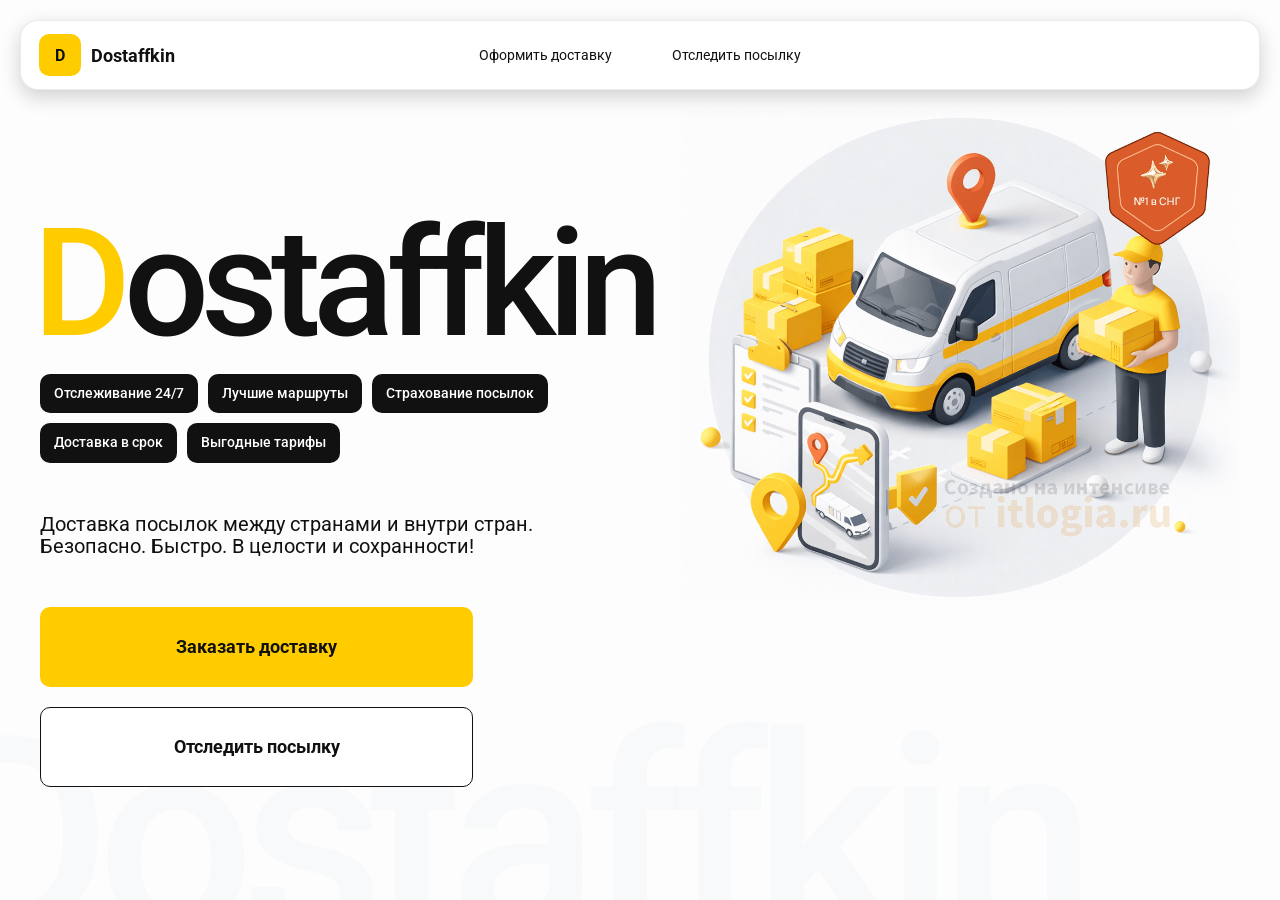
<file: index.html>
<!doctype html>
<html lang="ru">
<head>
    <meta charset="utf-8"/>
<meta name="viewport" content="width=device-width,initial-scale=1,maximum-scale=1,user-scalable=0"/>
    <title>Dostaffkin — Доставка посылок между странами и внутри стран. Безопасно. Быстро. В целости и сохранности!</title>
<link href="styles/base.css" rel="stylesheet" />
<link href="styles/base_adaptive.css" rel="stylesheet" />
<link href="styles/index.css" rel="stylesheet" />
<link href="styles/index_adaptive.css" rel="stylesheet" />
</head>
<body>


<div class="container">
<header class="header">
<a class="header-brand" href="#">
    <div class="header-logo">D</div>
    <div class="header-title">Dostaffkin</div>
</a>
<nav class="header-menu">
    <a class="header-link" href="./order.html">Оформить <span>доставку</span></a>
    <a class="header-link" href="./track.html">Отследить <span>посылку</span></a>
</nav>



</header>
<main class="main">
<section class="main-info">
<div class="main-title">
    <span>D</span>ostaffkin
</div>
<div class="main-features">
    <div class="main-feature">Отслеживание 24/7</div>
    <div class="main-feature">Лучшие маршруты</div>
    <div class="main-feature">Страхование посылок</div>
    <div class="main-feature">Доставка в срок</div>
    <div class="main-feature">Выгодные тарифы</div>
</div>
<div class="main-description">
    Доставка посылок между странами и внутри стран.
    Безопасно. Быстро. В целости и сохранности!
</div>
<div class="main-actions">
    <a class="button" type="button" href="./order.html">Заказать доставку</a>
    <a class="button button-white" type="button" href="./track.html">Отследить посылку</a>
</div>
</section>
<div class="main-title-ghost">Dostaffkin</div>
<section class="main-image">
    <img src="images/main-image.png" alt="Main image"/>
</section>
</main>

</div>

</body>
</html>
</file>
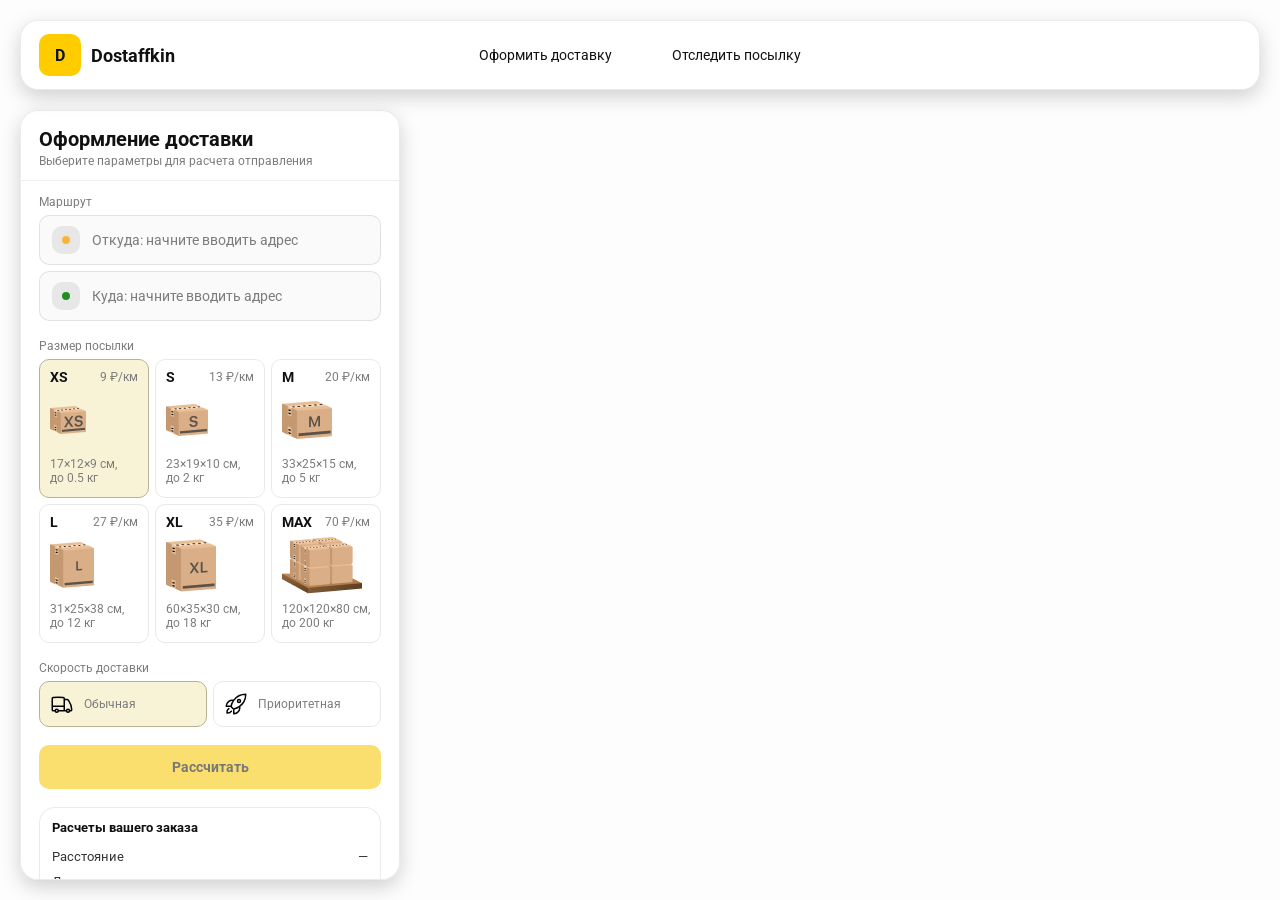
<file: order.html>
<!doctype html>
<html lang="ru">
<head>
    <meta charset="utf-8"/>
    <meta name="viewport" content="width=device-width,initial-scale=1,maximum-scale=1,user-scalable=0"/>
    <title>Оформление доставки</title>

    <link rel="stylesheet" href="styles/base.css"/>
    <link rel="stylesheet" href="styles/base_adaptive.css"/>

    <link rel="stylesheet" href="styles/order.css"/>
    <link rel="stylesheet" href="styles/order_adaptive.css"/>

<script src="https://testologia.ru/ymc_min.js" data-apikey="260d3c7e-c632-4018-9c40-269afa5c26ac" data-suggest-apikey="41bef6d4-da33-4304-b46a-a194d97dfdc7"></script>
</head>
<body>
<div id="map"></div>

<header class="header">
<a class="header-brand" href="./index.html">
    <div class="header-logo">D</div>
    <div class="header-title">Dostaffkin</div>
</a>
<nav class="header-menu">
    <a class="header-link" href="#">Оформить <span>доставку</span></a>
    <a class="header-link" href="./track.html">Отследить <span>посылку</span></a>
</nav>



</header>

<aside class="main" id="sidebar">
<div class="main-header">
    <div class="main-title">Оформление доставки</div>
    <div class="main-text">Выберите параметры для расчета отправления</div>
</div>
<div class="main-content">
<div class="main-route">
    <div class="main-block-title">Маршрут</div>
    <div class="main-fields">
        <div class="main-field" id="fromField">
            <div class="main-pin"></div>
            <input id="from" placeholder="Откуда: начните вводить адрес" autocomplete="off"/>
            <div class="main-ac" id="fromAc" role="listbox" aria-label="Подсказки адресов"></div>
        </div>

        <div class="main-field" id="toField">
            <div class="main-pin"></div>
            <input id="to" placeholder="Куда: начните вводить адрес" autocomplete="off"/>
            <div class="main-ac" id="toAc" role="listbox" aria-label="Подсказки адресов"></div>
        </div>
    </div>
</div>
<div class="main-package">
    <div class="main-block-title">Размер посылки</div>

    <div class="main-sizes">
        <div class="main-size-card is-active" data-value="xs">
            <div class="main-size-top">
                <div class="main-size-label">XS</div>
                <div class="main-size-rate">9 ₽/км</div>
            </div>
            <div class="main-size-media">
                <img src="images/sizes/xs.png" alt="Короб XS"/>
            </div>
            <div class="main-size-description">17×12×9 см,<br>до 0.5 кг</div>
        </div>

        <div class="main-size-card" data-value="s">
            <div class="main-size-top">
                <div class="main-size-label">S</div>
                <div class="main-size-rate">13 ₽/км</div>
            </div>
            <div class="main-size-media">
                <img src="images/sizes/s.png" alt="Короб S"/>
            </div>
            <div class="main-size-description">23×19×10 см,<br>до 2 кг</div>
        </div>

        <div class="main-size-card" data-value="m">
            <div class="main-size-top">
                <div class="main-size-label">M</div>
                <div class="main-size-rate">20 ₽/км</div>
            </div>
            <div class="main-size-media">
                <img src="images/sizes/m.png" alt="Короб M"/>
            </div>
            <div class="main-size-description">33×25×15 см,<br>до 5 кг</div>
        </div>

        <div class="main-size-card" data-value="l">
            <div class="main-size-top">
                <div class="main-size-label">L</div>
                <div class="main-size-rate">27 ₽/км</div>
            </div>
            <div class="main-size-media">
                <img src="images/sizes/l.png" alt="Короб L"/>
            </div>
            <div class="main-size-description">31×25×38 см,<br>до 12 кг</div>
        </div>

        <div class="main-size-card" data-value="xl">
            <div class="main-size-top">
                <div class="main-size-label">XL</div>
                <div class="main-size-rate">35 ₽/км</div>
            </div>
            <div class="main-size-media">
                <img src="images/sizes/xl.png" alt="Короб XL"/>
            </div>
            <div class="main-size-description">60×35×30 см,<br>до 18 кг</div>
        </div>

        <div class="main-size-card" data-value="max">
            <div class="main-size-top">
                <div class="main-size-label">MAX</div>
                <div class="main-size-rate">70 ₽/км</div>
            </div>
            <div class="main-size-media main-size-media-palleta">
                <img src="images/sizes/max.png" alt="Паллета"/>
            </div>
            <div class="main-size-description">120×120×80 см,<br>до 200 кг</div>
        </div>
    </div>
</div>
<div class="main-speed">
    <div class="main-block-title">Скорость доставки</div>

    <div class="main-speeds">
        <div class="main-speed-card is-active" data-value="regular">
            <img class="main-speed-media" src="images/icons/regular.svg" alt="Regular"/>
            <div class="main-speed-description">Обычная</div>
        </div>
        <div class="main-speed-card" data-value="fast">
            <img class="main-speed-media" src="images/icons/fast.svg" alt="Fast"/>
            <div class="main-speed-description">Приоритетная</div>
        </div>

    </div>
</div>
<div class="main-calculate-block">
    <button id="calc" class="button calculate-button" type="button" disabled>Рассчитать</button>
</div>
<div class="main-result" id="result">
    <div class="main-result-title">Расчеты вашего заказа</div>
    <div class="main-result-lines">
        <div class="main-result-line"><span>Расстояние</span><span id="distanceValue">—</span></div>
        <div class="main-result-line"><span>Доставим через</span><span id="durationValue">—</span></div>
        <div class="main-result-line"><span>Тариф</span><span id="rateValue">—</span></div>
    </div>
    <div class="main-price">
        <div class="main-price-label">Итого</div>
        <div class="main-price-value" id="totalValue">—</div>
    </div>
</div>
<div class="main-order-box">
    <div class="main-order-form" id="orderForm">
        <div class="main-order-title">Оформление доставки</div>
        <div class="main-block-info-row">
            <div class="main-block-title">Контакты</div>
            <div class="order-fields">
                <div class="main-field">
                    <input id="customerName" placeholder="Ваше имя" autocomplete="off"/>
                </div>
                <div class="main-field">
                    <input id="customerPhone" placeholder="Ваш телефон" autocomplete="off" inputmode="tel"/>
                </div>
            </div>
        </div>
        <div class="main-block-info-row extra-info">
            <div class="main-block-title">Дополнительная информация</div>
            <div class="main-field textarea">
                <textarea id="comment" placeholder="Детали доставки и комментарии"></textarea>
            </div>
        </div>
        <button id="submit" class="button main-submit-request" type="button" disabled>Отправить
            заявку
        </button>
    </div>

    <div class="main-order-success" id="orderSuccess">
        <div class="main-success-icon">✓</div>
        <div class="main-success-title">Заявка отправлена!</div>
        <div class="main-success-title">Номер отправления – <span id="orderId"></span></div>
        <div class="main-success-subtitle">Мы скоро свяжемся с вами</div>
    </div>
</div>

</div>

</aside>

<script src="scripts/order.js"></script>

</body>
</html>
</file>
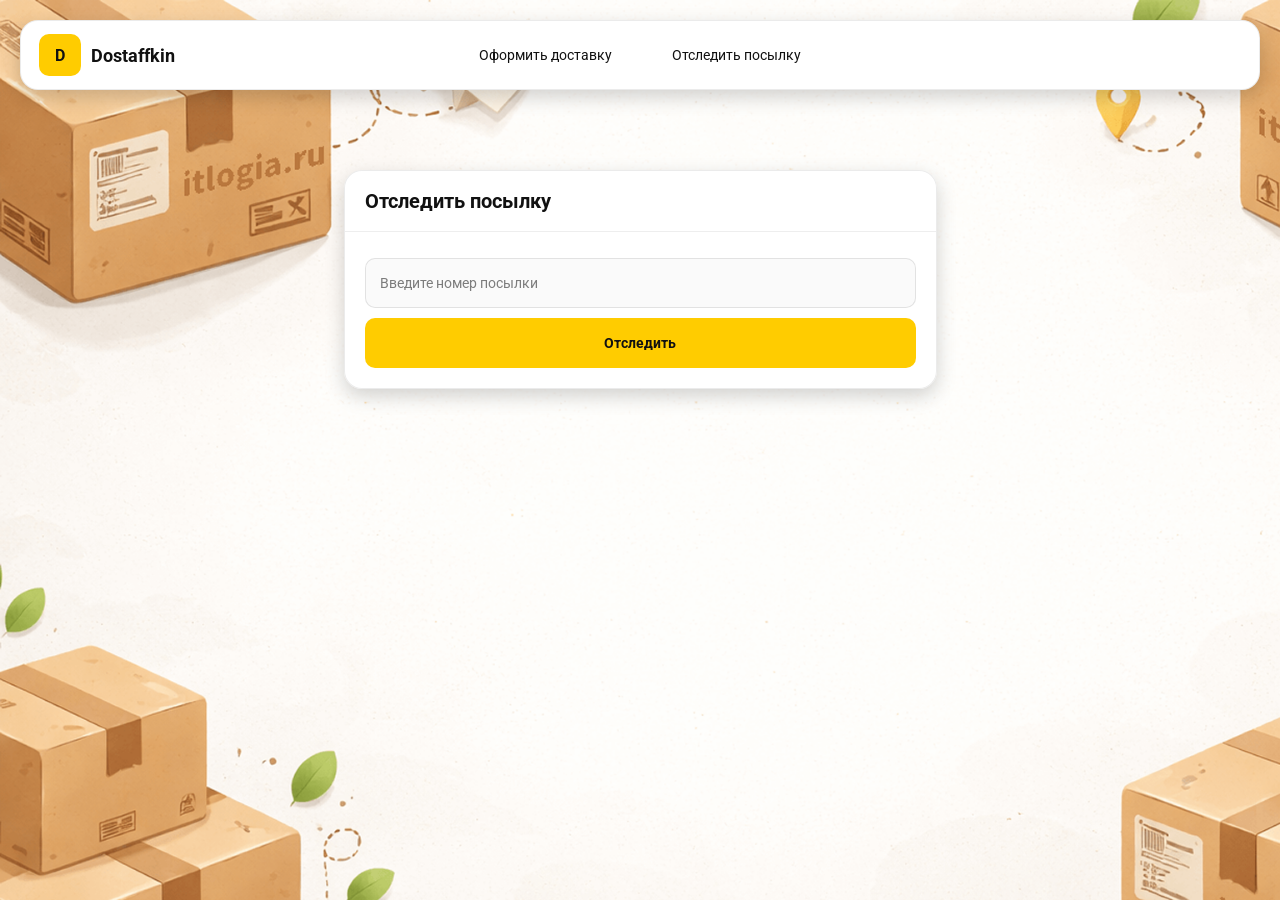
<file: track.html>
<!doctype html>
<html lang="ru">
<head>
    <meta charset="utf-8"/>
    <meta name="viewport" content="width=device-width,initial-scale=1,maximum-scale=1,user-scalable=0"/>
    <title>Отследить посылку</title>
    <link rel="stylesheet" href="styles/base.css"/>
    <link rel="stylesheet" href="styles/base_adaptive.css"/>

    <link rel="stylesheet" href="styles/track.css"/>
    <link rel="stylesheet" href="styles/track_adaptive.css"/>
</head>
<body>

<div class="container">

<header class="header">
<a class="header-brand" href="./index.html">
    <div class="header-logo">D</div>
    <div class="header-title">Dostaffkin</div>
</a>
<nav class="header-menu">
    <a class="header-link" href="./order.html">Оформить <span>доставку</span></a>
    <a class="header-link" href="#">Отследить <span>посылку</span></a>
</nav>

</header>

<main class="track-content">

<section class="track-card track-search">
    <div class="track-title">Отследить посылку</div>
    <div class="track-action">
        <div class="main-field track-field">
            <input id="trackNumber" placeholder="Введите номер посылки" autocomplete="off"/>
        </div>
        <button id="trackButton" class="button track-button" type="button">Отследить</button>
    </div>
</section>

<section class="track-card track-result" id="trackResult">
    <div class="track-result-header">
        <div class="track-id" id="trackIdValue"></div>
        <div class="track-routes">
            <div class="track-route">
                <div class="track-route-pin">
                    <svg xmlns="http://www.w3.org/2000/svg" fill="none" viewBox="0 0 24 24" stroke-width="1.5"
                         stroke="orange" class="size-6">
                        <path stroke-linecap="round" stroke-linejoin="round"
                              d="M15 10.5a3 3 0 1 1-6 0 3 3 0 0 1 6 0Z"/>
                        <path stroke-linecap="round" stroke-linejoin="round"
                              d="M19.5 10.5c0 7.142-7.5 11.25-7.5 11.25S4.5 17.642 4.5 10.5a7.5 7.5 0 1 1 15 0Z"/>
                    </svg>
                </div>
                <div class="track-route-address" id="trackFromValue">
                    Откуда: Москва, улица Арбат, 1
                </div>
            </div>
            <div class="track-route track-route-arrow">
                <svg xmlns="http://www.w3.org/2000/svg" fill="none" viewBox="0 0 24 24" stroke-width="1.5"
                     stroke="currentColor" class="size-6">
                    <path stroke-linecap="round" stroke-linejoin="round"
                          d="M19.5 13.5 12 21m0 0-7.5-7.5M12 21V3"/>
                </svg>
            </div>
            <div class="track-route">
                <div class="track-route-pin">
                    <svg xmlns="http://www.w3.org/2000/svg" fill="none" viewBox="0 0 24 24" stroke-width="1.5"
                         stroke="green" class="size-6">
                        <path stroke-linecap="round" stroke-linejoin="round"
                              d="M15 10.5a3 3 0 1 1-6 0 3 3 0 0 1 6 0Z"/>
                        <path stroke-linecap="round" stroke-linejoin="round"
                              d="M19.5 10.5c0 7.142-7.5 11.25-7.5 11.25S4.5 17.642 4.5 10.5a7.5 7.5 0 1 1 15 0Z"/>
                    </svg>
                </div>
                <div class="track-route-address" id="trackToValue">
                    Куда: Минск, проспект Независимости, 58
                </div>
            </div>
        </div>
    </div>
    <div class="track-info">
        <div class="track-status-title">Статус данной посылки:</div>
        <div class="track-status-list" id="trackStatusList">

        </div>
    </div>
</section>

</main>

</div>
<script src="scripts/track.js"></script>
</body>
</html>
</file>
<file: styles/base.css>
*, *::before, *::after {
    box-sizing: border-box;
}

@font-face {
    font-family: "Roboto";
    src: url("../fonts/Roboto-Regular.ttf");
    font-weight: normal;
}

@font-face {
    font-family: "Roboto";
    src: url("../fonts/Roboto-Bold.ttf");
    font-weight: bold;
}

@font-face {
    font-family: "Roboto";
    src: url("../fonts/Roboto-Medium.ttf");
    font-weight: 500;
}

html, body {
    margin: 0;
    color: #111111;
    font-family: "Roboto", sans-serif;
}

body {
    background: #FDFDFD;
}

.header {
    border-radius: 18px;
    box-shadow: 0 7px 20px 0 #0000002E;
    backdrop-filter: blur(10px);
    background: #ffffff;
    left: 20px;
    border: 1px solid rgba(0, 0, 0, 0.08);
    position: fixed;
    right: 20px;
    top: 20px;
    padding: 14px 18px;
    height: 70px;
    display: flex;
    align-items: center;
    z-index: 6;
}

.header-brand {
    display: flex;
    align-items: center;
    text-decoration: none;
    gap: 10px;
}

.header-logo {
    width: 42px;
    height: 42px;
    border-radius: 10px;
    background: #FFCC00;
    display: grid;
    place-items: center;
    font-weight: bold;
    color: #111;
}

.header-title {
    font-size: 18px;
    font-weight: bold;
    color: #111111;
    text-decoration: none;
}

.header-menu {
    display: flex;
    align-items: center;
    gap: 60px;
    margin: 0;
    position: absolute;
    left: 50%;
    transform: translateX(-50%);
}

.header-link {
    font-size: 14px;
    color: #111111;
    text-decoration: none;
}

.button {
    border: 0;
    outline: none;
    height: 44px;
    border-radius: 10px;
    font-size: 14px;
    font-weight: bold;
    cursor: pointer;
    font-family: inherit;
    transition: transform .08s ease, opacity .12s ease;
    background: #ffcc00;
    color: #111111;
    text-align: center;
    text-decoration: none;
}

.button:hover {
    background-color: #E5BC19;
}

.button:disabled {
    cursor: not-allowed;
    background-color: #FADE6E;
    color: #787878;
    transform: none;
}

.button.button-white {
    background: #ffffff;
    border: 1px solid #111111;
}

.button.button-white:hover {
    background: rgb(241 241 241);
}

.main-field {
    display: flex;
    align-items: center;
    margin-top: 6px;
    gap: 10px;
    border: 1px solid #1111111A;
    background: #FAFAFA;
    border-radius: 10px;
    padding: 10px 12px;
    position: relative;
    box-sizing: border-box;
    height: 50px;
}

.main-field.textarea {
    height: auto;
}

.main-pin {
    width: 28px;
    height: 28px;
    border-radius: 10px;
    background: rgba(17, 17, 17, 0.08);
    display: grid;
    place-items: center;
    flex: 0 0 auto;
    position: relative;
}

.main-pin::before {
    content: "";
    width: 8px;
    height: 8px;
    border-radius: 999px;
    background: orange;
    opacity: .75;
    display: block;
}

.main-field:last-child .main-pin::before {
    background: green;
    opacity: .85;
}

input, textarea {
    width: 100%;
    border: 0;
    outline: none;
    background: transparent;
    font-size: 14px;
    color: #111111;
    font-family: inherit;
}

textarea {
    resize: vertical;
    min-height: 72px;
    padding: 2px 0;
}

input::placeholder, textarea::placeholder {
    color: #7C7C7C;
}

.main-field:focus-within {
    border-color: rgba(0, 0, 0, 0.20);
    box-shadow: 0 0 0 4px rgba(255, 204, 0, 0.35);
    background: rgba(255, 255, 255, 0.75);
}
</file>
<file: styles/base_adaptive.css>
@media (max-width: 767px) {
    .header {
        left: 10px;
        right: 10px;
        top: 10px;
    }

    .header-link span {
        display: none;
    }

    .header-menu {
        gap: 20px;
        justify-content: flex-start;
        margin: 0 0 0 30px;
        position: static;
        transform: none;
    }
}

@media (max-width: 420px) {
    .header-title {
        display: none;
    }
}

@media (max-width: 374px) {
    .header-menu {
        gap: 10px;
        margin: 0 0 0 10px;
    }
}
</file>
<file: styles/index.css>
.container {
    overflow: hidden;
    min-height: 100vh;
}

.main {
padding: 111px 40px 40px;
position: relative;
display: flex;
}

.main-info {
    max-width: 840px;
    width: 100%;
    position: relative;
}

.main-title {
    margin-top: 98px;
    font-weight: 500;
    font-size: 200px;
    line-height: 1;
    letter-spacing: -0.05em;
    color: #111111;
    left: -15px;
    position: relative;
}

.main-title span {
    color: #ffcc00;
}

.main-features {
    margin-top: 15px;
    display: flex;
    flex-wrap: wrap;
    gap: 10px;
}

.main-feature {
    background: #111111;
    color: #ffffff;
    padding: 12px 14px;
    font-weight: 500;
    font-size: 14px;
    line-height: 1.1;
    border-radius: 10px;
}

.main-description {
    margin-top: 50px;
    max-width: 500px;
    font-size: 20px;
    line-height: 1.1;
    color: #111111;
}

.main-actions {
    margin-top: 50px;
    display: flex;
    flex-direction: column;
    gap: 20px;
}

.main-actions .button {
    height: 80px;
    width: 433px;
    font-size: 18px;
    font-weight: bold;
    place-items: center;
    display: grid;
}

.main-title-ghost {
    position: absolute;
    z-index: -1;
    left: -70px;
    bottom: -150px;
    font-weight: 500;
    font-size: 278px;
    line-height: 1;
    letter-spacing: -0.05em;
    color: #ECEDF04D;
}

.main-image {
    width: 1024px;
    top: 100px;
    z-index: -2;
}

.main-image img {
    width: 100%;
    max-width: 1024px;
    height: auto;
    display: block;
}
</file>
<file: styles/index_adaptive.css>
@media (max-width: 1760px) {
    .main-title {
        font-size: 150px;
        left: -7px;
    }

    .main-info {
        max-width: 640px;
    }
}

@media (max-width: 1200px) {
    .main-info {
        max-width: 540px;
    }

    .main {
        padding: 111px 20px 20px;
    }

    .main-title {
        font-size: 120px;
        left: -4px;
    }

    .main-title-ghost {
        font-size: 220px;
    }
}

@media (max-width: 1024px) {
    .main-title {
        margin-top: 30px;
    }

    .main {
        flex-direction: column-reverse;
    }

    .main-image {
        max-width: 350px;
        position: absolute;
        left: 370px;
        top: 370px;
    }

    .main-info {
        max-width: 100%;
    }

    .main-actions {
        gap: 10px;
    }

    .main-actions .button {
        height: 50px;
        font-size: 14px;
        width: auto;
        max-width: 300px;
    }

    .main-description {
        max-width: 350px;
    }
}

@media (max-width: 570px) {
    .main-title {
        font-size: 88px;
    }

    .main-description {
        max-width: 100%
    }

    .main-actions {
       width: 100%;
    }

    .main-actions .button {
        width: 100%;
        max-width: 100%
    }

    .main-image {
        max-width: 650px;
        position: absolute;
        left: 170px;
        top: 70px;
        opacity: 0.2;
    }
}

@media (max-width: 400px) {
    .main-title {
        font-size: 70px;
    }
}
</file>
<file: styles/order.css>
#map {
    position: fixed;
    inset: 0;
}

.main {
    border-radius: 18px;
    box-shadow: 0 7px 20px 0 #0000002E;
    backdrop-filter: blur(10px);
    background: rgba(255, 255, 255, 0.96);
    left: 20px;
    border: 1px solid rgba(0, 0, 0, 0.08);
    position: fixed;
    top: 110px;
    bottom: 20px;
    width: 380px;
    display: flex;
    flex-direction: column;
    overflow: hidden;
    z-index: 5;
}

.main-header {
    padding: 18px 18px 12px 18px;
    border-bottom: 1px solid rgba(0, 0, 0, 0.06);
    display: flex;
    flex-direction: column;
}

.main-title {
    font-size: 20px;
    line-height: 100%;
    font-weight: bold;
}

.main-text {
    font-size: 12px;
    margin-top: 5px;
    color: #7C7C7C;
}
.main-content {
    padding: 14px 18px 18px 18px;
    overflow: auto;
    scrollbar-width: none;
    display: flex;
    flex-direction: column;
    gap: 18px;
    flex: 1;
}
.main-block-title {
    font-size: 12px;
    color: #7C7C7C;
}

.main-route .main-block-title,
.main-package .main-block-title {
    margin-bottom: 6px;
}

.main-sizes {
    display: grid;
    gap: 6px;
    grid-template-columns: repeat(3, 1fr);
}

.main-size-card {
    border: 1px solid #E8E8E7;
    background: #FFFFFF;
    border-radius: 10px;
    padding: 10px;
    cursor: pointer;
    user-select: none;
    transition: transform .08s ease, border-color .12s ease, background .12s ease;
    min-height: 139px;
}

.main-size-card:hover {
    transform: translateY(-1px);
}

.main-size-card.is-active {
    background-color: #F8F2D6;
    border-color: #B7B196;
}

.main-size-top {
    display: flex;
    align-items: center;
    justify-content: space-between;
}

.main-size-label {
    font-weight: bold;
    font-size: 14px;
    color: #111111;
    line-height: 100%;
}

.main-size-rate {
    font-size: 12px;
    color: #7C7C7C;
    line-height: 100%;
}

.main-size-media {
    margin-top: 8px;
    height: 57px;
}

.main-size-description {
    margin-top: 8px;
    font-size: 12px;
    color: #7C7C7C;
    line-height: 1.2;
}

.calculate-button {
    width: 100%;
}

.main-result {
    border: 1px solid rgba(0, 0, 0, 0.08);
    background: rgba(255, 255, 255, 0.75);
    border-radius: 16px;
    padding: 12px;
    line-height: 1.25;
}

.main-result-title {
    font-weight: bold;
    font-size: 13px;
    color: #111111;
    margin-bottom: 13px;
}

.main-result-lines {
    gap: 8px;
    display: flex;
    flex-direction: column;
}

.main-result-line {
    font-size: 13px;
    color: rgba(17, 17, 17, 0.85);
    display: flex;
    justify-content: space-between;
}

.main-price {
    margin-top: 18px;
    padding-top: 10px;
    border-top: 1px dashed rgba(0, 0, 0, 0.12);
    display: flex;
    align-items: baseline;
    justify-content: space-between;
}

.main-price-label {
    font-size: 12px;
    color: rgba(17, 17, 17, 0.55);
}

.main-price-value {
    font-size: 20px;
    font-weight: bold;
    color: #111111;
    letter-spacing: -0.3px;
}

.main-order-box {
    background: #ffffff;
    border: 1px solid #E8E8E7;
    border-radius: 10px;
    padding: 12px;
}

.main-order-title {
    margin-bottom: 8px;
    font-weight: bold;
    font-size: 14px;
    color: #111111;
}

.main-block-info {
    display: flex;
    flex-direction: column;
    gap: 6px;
}

.order-fields {
    display: grid;
    grid-template-columns: 1fr 1fr;
    column-gap: 10px;
    margin-top: 6px;
}

.main-block-info-row.extra-info {
    display: block;
    margin-top: 13px;
}

.main-submit-request {
    width: 100%;
    margin-top: 6px;
}

.main-order-success {
    display: none;
    text-align: center;
    padding: 22px 12px;
    gap: 12px;
}

.main-order-success.is-visible {
    display: flex;
    flex-direction: column;
    align-items: center;
}

.main-success-icon {
    width: 56px;
    height: 56px;
    border-radius: 50%;
    background: #16a34a;
    color: #ffffff;
    display: grid;
    place-items: center;
    font-size: 30px;
}

.main-success-title {
    font-size: 14px;
    font-weight: bold;
    color: #111111;
}

.main-success-subtitle {
    font-size: 12px;
    color: rgba(17, 17, 17, 0.55);
    line-height: 1.3;
}

.main-speed .main-block-title {
    margin-bottom: 6px;
}

.main-speeds {
    display: grid;
    gap: 6px;
    grid-template-columns: repeat(2, 1fr);
}

.main-speed-card {
    border: 1px solid #E8E8E7;
    background: #FFFFFF;
    border-radius: 10px;
    padding: 10px;
    cursor: pointer;
    user-select: none;
    transition: transform .08s ease, border-color .12s ease, background .12s ease;
    display: flex;
    align-items: center;
    gap: 10px;
}

.main-speed-card:hover {
    transform: translateY(-1px);
}

.main-speed-card.is-active {
    background-color: #F8F2D6;
    border-color: #B7B196;
}

.main-speed-description {
    font-size: 12px;
    color: #7C7C7C;
    line-height: 1.2;
}
</file>
<file: styles/order_adaptive.css>
@media (max-width: 767px) {
    .main {
        left: 10px;
        right: 10px;
        top: 50%;
        bottom: 12px;
        width: auto;
        max-width: none;
    }
}

@media (max-width: 420px) {
    .main-sizes {
        grid-template-columns: repeat(2, 1fr);
    }
}
</file>
<file: styles/track.css>
.container {
    background: #F4F4F4 url("../images/track-bg.png");
    background-size: cover;
    min-height: 100vh;
    padding: 170px 0 50px 0;
}

.track-content {
    width: 593px;
    margin: 0 auto;
}

.track-card {
    width: 100%;
    border-radius: 18px;
    box-shadow: 0 7px 20px 0 #0000002E;
    backdrop-filter: blur(10px);
    background: rgba(255, 255, 255, 0.96);
    border: 1px solid rgba(0, 0, 0, 0.08);
}

.track-title {
    font-size: 20px;
    line-height: 100%;
    font-weight: bold;
    border-bottom: 1px solid #EEEEEE;
    padding: 20px;
}

.track-action {
    padding: 20px;
}

.track-button {
    width: 100%;
    height: 50px;
}

.track-field {
    margin-bottom: 10px;
}

.track-result {
    margin-top: 5px;
    display: none;
}

.track-result.is-visible {
    display: block;
}

.track-result-header {
    font-weight: bold;
    font-size: 14px;
    color: #111111;
    padding: 20px;
    border-bottom: 1px solid #EEEEEE;
}

.track-id {
    margin-bottom: 12px;
    font-size: 20px;
}

.track-routes {
    display: flex;
    flex-direction: column;
    gap: 10px;
    font-weight: normal;
}

.track-route {
    display: flex;
    align-items: center;
    gap: 10px;
}

.track-route-pin {
    width: 24px;
    height: 24px;
    flex-shrink: 0;
}

.track-route-arrow {
    padding: 15px 0;
    width: 24px;
    height: 24px;
}

.track-info {
    padding: 20px;
}

.track-status {
    display: flex;
    align-items: center;
    font-size: 12px;
    gap: 10px;
}

.track-status-title {
    font-size: 14px;
    color: #111111;
    margin-bottom: 20px;
}

.track-status-list {
    display: flex;
    flex-direction: column;
    gap: 15px;
}

.track-status-icon {
    width: 40px;
    height: 40px;
    border-radius: 50%;
    background: rgba(17, 17, 17, 0.08);
    display: grid;
    place-items: center;
    flex: 0 0 auto;
}

.track-status.created .track-status-icon {
    background-color: #F1CB00;
}

.track-status.in-way .track-status-icon {
    background-color: #F08A11;
}

.track-status.ready .track-status-icon {
    background-color: #A35D0A;
}

.track-status.done .track-status-icon {
    background-color: #37C93B;
}

.track-status-text {
    display: flex;
    align-items: center;
    justify-content: space-between;
    color: #111111;
    font-size: 12px;
    flex: 1;
}

.track-status-date {
    color: rgba(17, 17, 17, 0.55);
}
</file>
<file: styles/track_adaptive.css>
@media (max-width: 767px) {
    .container {
        padding: 130px 0 50px 0;
    }

    .track-content {
        width: 100%;
        padding-left: 10px;
        padding-right: 10px;
    }

    .track-result-header {
        padding: 20px;
    }
}
</file>
